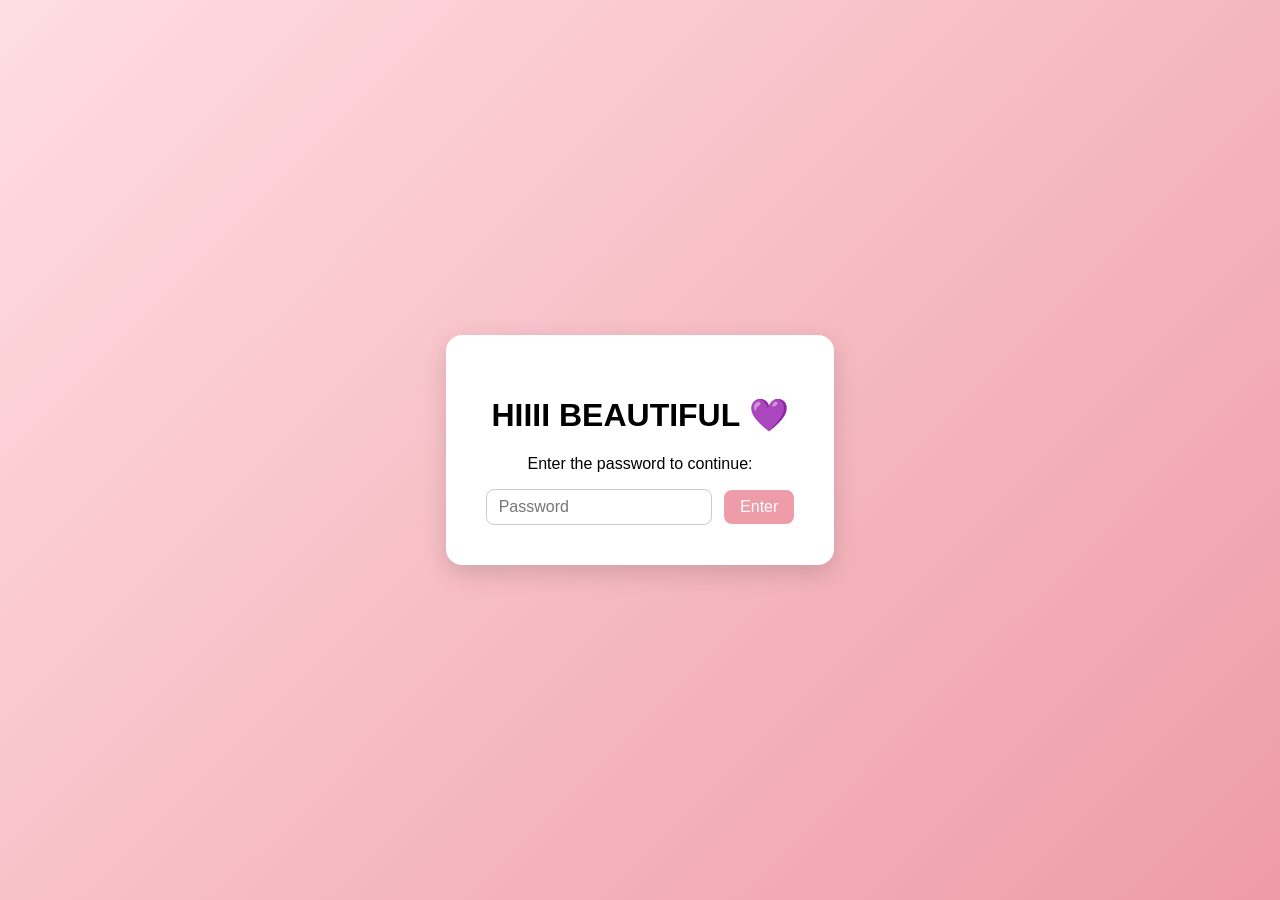
<file: index.html>
<!doctype html>
<html lang="en">
  <head>
    <meta charset="UTF-8" />
    <meta name="viewport" content="width=device-width, initial-scale=1.0" />
    <title>For You</title>
    <link rel="stylesheet" href="style.css" />
  </head>
  <body class="centered">
    <div id="hearts"></div>
    <div id="gate">
      <h1>HIIII BEAUTIFUL 💜</h1>
      <p>Enter the password to continue:</p>
      <input type="password" id="passwordInput" placeholder="Password" />
      <button onclick="checkPassword()">Enter</button>
      <p id="errorMsg" style="color: red; display: none">
        Wrong password, try again.
      </p>
    </div>
    <div id="mainContent" style="display: none">
      <h1>Welcome in Beautiful!</h1>
      <p>Pick where you want to go:</p>
      <div class="menu-grid">
        <a href="photos.html" class="menu-card">
          <div class="menu-card-image photos-thumb"></div>
          <div class="menu-card-title">📸 Our Photos</div>
        </a>

        <div class="menu-card disabled">
          <div class="menu-card-image"></div>
          <div class="menu-card-title">
            🎁 Gift Ideas<span class="soon">Coming soon</span>
          </div>
        </div>

        <a href="future-plans.html" class="menu-card">
          <div class="menu-card-image future-thumb"></div>
          <div class="menu-card-title">🌟 Future Plans</div>
        </a>

        <a href="last-seen.html" class="menu-card">
          <div class="menu-card-image last-seen-thumb"></div>
          <div class="menu-card-title">💕 Last Seen</div>
        </a>

        <a href="cycle-snacks.html" class="menu-card">
          <div class="menu-card-image cycle-thumb"></div>
          <div class="menu-card-title">🌙 Cycle Snacks</div>
        </a>

        <div class="menu-card disabled">
          <div class="menu-card-image"></div>
          <div class="menu-card-title">Coming soon</div>
        </div>
      </div>
    </div>
    <script src="script.js"></script>
  </body>
</html>
</file>
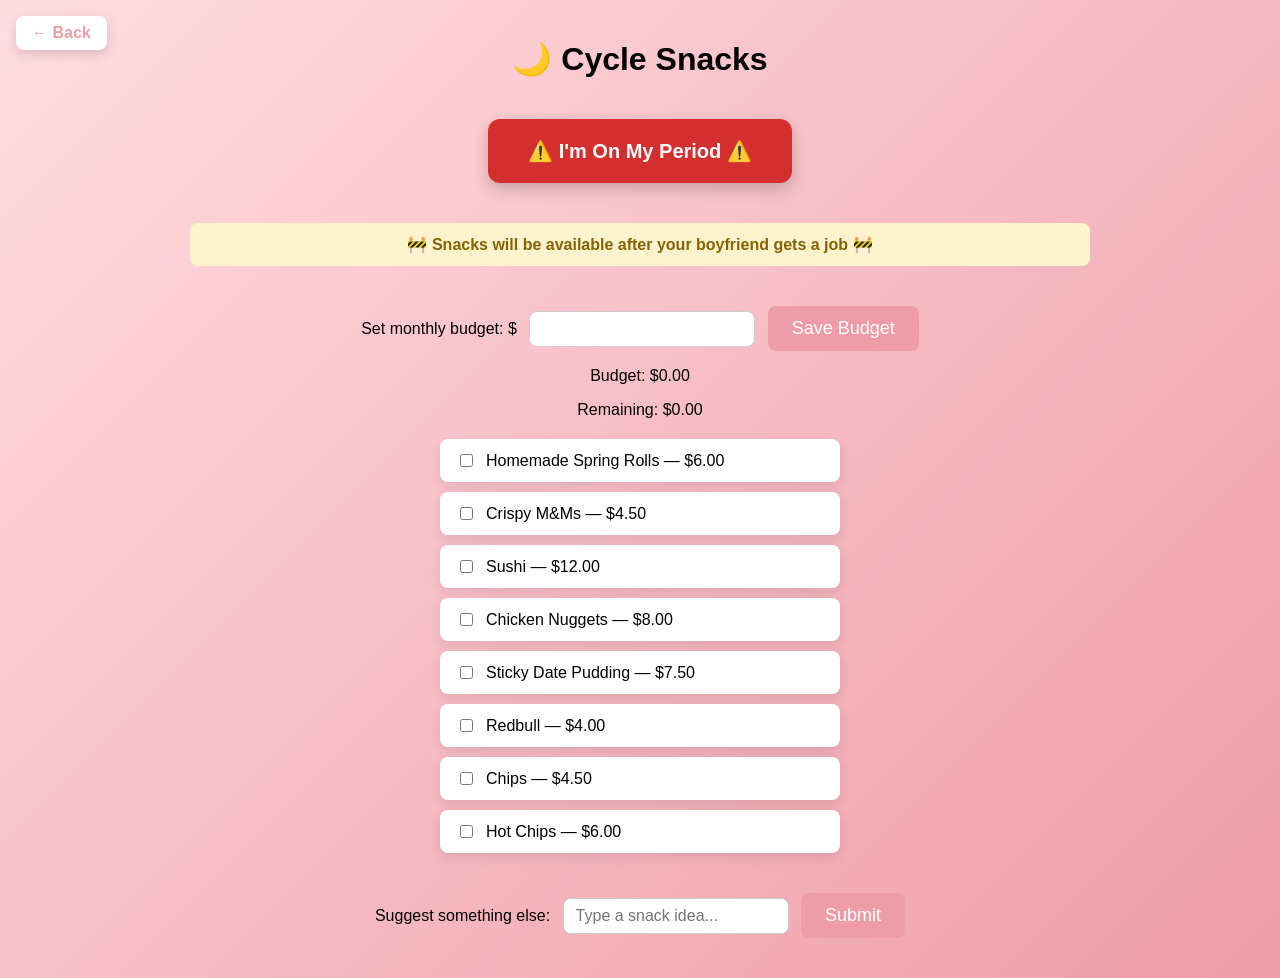
<file: cycle-snacks.html>
<!doctype html>
<html lang="en">
<head>
  <meta charset="UTF-8" />
  <meta name="viewport" content="width=device-width, initial-scale=1.0" />
  <title>Cycle Snacks</title>
  <link rel="stylesheet" href="style.css" />
</head>
<body>
  <a href="index.html" class="back-link">&larr; Back</a>
  <div class="page">
    <h1>🌙 Cycle Snacks</h1>

    <button id="periodButton" onclick="togglePeriod()" class="period-button">⚠️ I'm On My Period ⚠️</button>
    <p id="periodStatus"></p>

    <div class="snack-note">
      🚧 Snacks will be available after your boyfriend gets a job 🚧
    </div>

    <div class="budget-section">
      <label>Set monthly budget: $</label>
      <input type="number" id="budgetInput" step="0.01" />
      <button onclick="saveBudget()" class="reset-button">Save Budget</button>
      <p>Budget: $<span id="budgetTotal">0.00</span></p>
      <p>Remaining: $<span id="budgetRemaining">0.00</span></p>
    </div>

    <div class="snack-list">
      <label class="snack-item">
        <input type="checkbox" onchange="toggleSnack(this, 6.00)" />
        Homemade Spring Rolls — $6.00
      </label>
      <label class="snack-item">
        <input type="checkbox" onchange="toggleSnack(this, 4.50)" />
        Crispy M&Ms — $4.50
      </label>
      <label class="snack-item">
        <input type="checkbox" onchange="toggleSnack(this, 12.00)" />
        Sushi — $12.00
      </label>
      <label class="snack-item">
        <input type="checkbox" onchange="toggleSnack(this, 8.00)" />
        Chicken Nuggets — $8.00
      </label>
      <label class="snack-item">
        <input type="checkbox" onchange="toggleSnack(this, 7.50)" />
        Sticky Date Pudding — $7.50
      </label>
      <label class="snack-item">
        <input type="checkbox" onchange="toggleSnack(this, 4.00)" />
        Redbull — $4.00
      </label>
      <label class="snack-item">
        <input type="checkbox" onchange="toggleSnack(this, 4.50)" />
        Chips — $4.50
      </label>
      <label class="snack-item">
        <input type="checkbox" onchange="toggleSnack(this, 6.00)" />
        Hot Chips — $6.00
      </label>
    </div>

    <div class="suggestion-box">
      <label>Suggest something else:</label>
      <input type="text" id="suggestionInput" placeholder="Type a snack idea..." />
      <button onclick="saveSuggestion()" class="reset-button">Submit</button>
    </div>
  </div>

  <script src="cycle-snacks.js"></script>
</body>
</html>
</file>
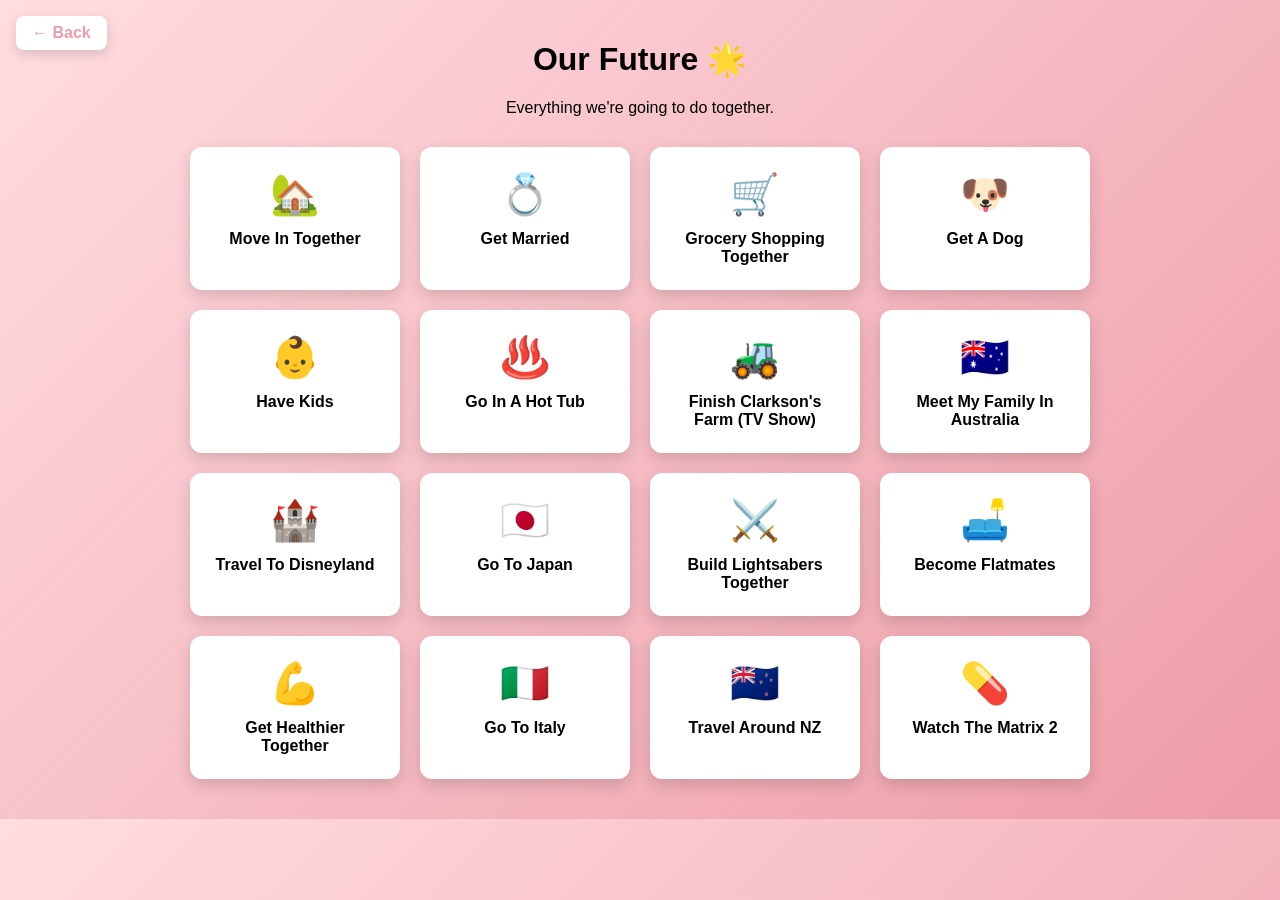
<file: future-plans.html>
<!doctype html>
<html lang="en">
  <head>
    <meta charset="UTF-8" />
    <meta name="viewport" content="width=device-width, initial-scale=1.0" />
    <title>Our Future</title>
    <link rel="stylesheet" href="style.css" />
  </head>
  <body>
    <a href="index.html" class="back-link">&larr; Back</a>
    <div class="page">
      <h1>Our Future 🌟</h1>
      <p>Everything we're going to do together.</p>
      <div class="goals-grid">
        <div class="goal-card" onclick="completeGoal(this)">
          <div class="goal-icon">🏡</div>
          <div class="goal-text">Move In Together</div>
        </div>
        <div class="goal-card" onclick="completeGoal(this)">
          <div class="goal-icon">💍</div>
          <div class="goal-text">Get Married</div>
        </div>
        <div class="goal-card" onclick="completeGoal(this)">
          <div class="goal-icon">🛒</div>
          <div class="goal-text">Grocery Shopping Together</div>
        </div>
        <div class="goal-card" onclick="completeGoal(this)">
          <div class="goal-icon">🐶</div>
          <div class="goal-text">Get A Dog</div>
        </div>
        <div class="goal-card" onclick="completeGoal(this)">
          <div class="goal-icon">👶</div>
          <div class="goal-text">Have Kids</div>
        </div>
        <div class="goal-card" onclick="completeGoal(this)">
          <div class="goal-icon">♨️</div>
          <div class="goal-text">Go In A Hot Tub</div>
        </div>
        <div class="goal-card" onclick="completeGoal(this)">
          <div class="goal-icon">🚜</div>
          <div class="goal-text">Finish Clarkson's Farm (TV Show)</div>
        </div>
        <div class="goal-card" onclick="completeGoal(this)">
          <div class="goal-icon">🇦🇺</div>
          <div class="goal-text">Meet My Family In Australia</div>
        </div>
        <div class="goal-card" onclick="completeGoal(this)">
          <div class="goal-icon">🏰</div>
          <div class="goal-text">Travel To Disneyland</div>
        </div>
        <div class="goal-card" onclick="completeGoal(this)">
          <div class="goal-icon">🇯🇵</div>
          <div class="goal-text">Go To Japan</div>
        </div>
        <div class="goal-card" onclick="completeGoal(this)">
          <div class="goal-icon">⚔️</div>
          <div class="goal-text">Build Lightsabers Together</div>
        </div>
        <div class="goal-card" onclick="completeGoal(this)">
          <div class="goal-icon">🛋️</div>
          <div class="goal-text">Become Flatmates</div>
        </div>
        <div class="goal-card" onclick="completeGoal(this)">
          <div class="goal-icon">💪</div>
          <div class="goal-text">Get Healthier Together</div>
        </div>
        <div class="goal-card" onclick="completeGoal(this)">
          <div class="goal-icon">🇮🇹</div>
          <div class="goal-text">Go To Italy</div>
        </div>
        <div class="goal-card" onclick="completeGoal(this)">
          <div class="goal-icon">🇳🇿</div>
          <div class="goal-text">Travel Around NZ</div>
        </div>
        <div class="goal-card" onclick="completeGoal(this)">
          <div class="goal-icon">💊</div>
          <div class="goal-text">Watch The Matrix 2</div>
        </div>
      </div>
    </div>
    <script src="goals.js"></script>
  </body>
</html>
</file>
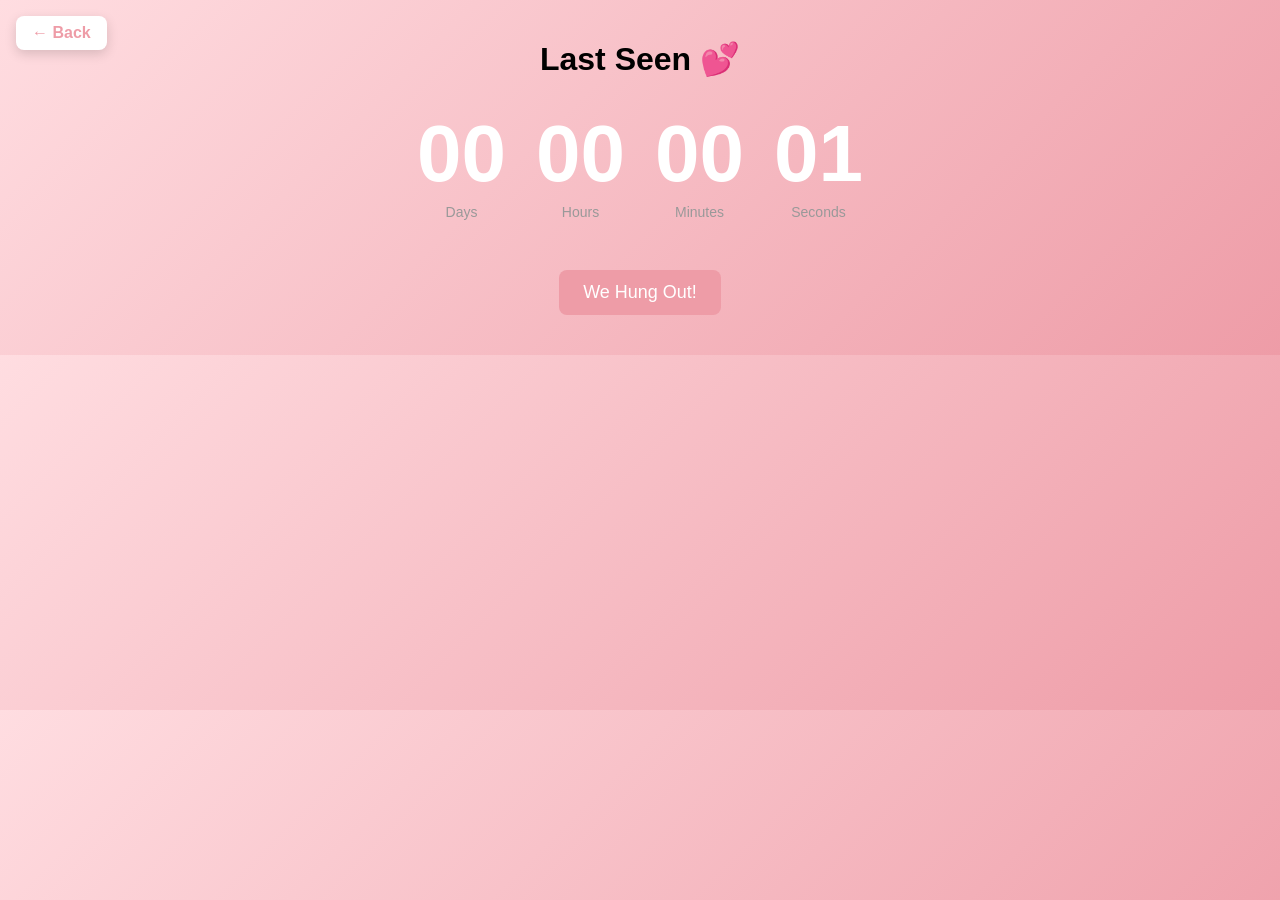
<file: last-seen.html>
<!doctype html>
<html lang="en">
  <head>
    <meta charset="UTF-8" />
    <meta name="viewport" content="width=device-width, initial-scale=1.0" />
    <title>Last Seen</title>
    <link rel="stylesheet" href="style.css" />
  </head>
  <body>
    <a href="index.html" class="back-link">&larr; Back</a>
    <div class="page">
      <h1>Last Seen 💕</h1>
      <div class="timer-grid">
        <div class="timer-unit">
          <div id="days" class="timer-number">0</div>
          <div class="timer-label">Days</div>
        </div>
        <div class="timer-unit">
          <div id="hours" class="timer-number">0</div>
          <div class="timer-label">Hours</div>
        </div>
        <div class="timer-unit">
          <div id="minutes" class="timer-number">0</div>
          <div class="timer-label">Minutes</div>
        </div>
        <div class="timer-unit">
          <div id="seconds" class="timer-number">0</div>
          <div class="timer-label">Seconds</div>
        </div>
      </div>
      <button onclick="resetLastSeen()" class="reset-button">
        We Hung Out!
      </button>
    </div>
    <script src="last-seen.js"></script>
  </body>
</html>
</file>
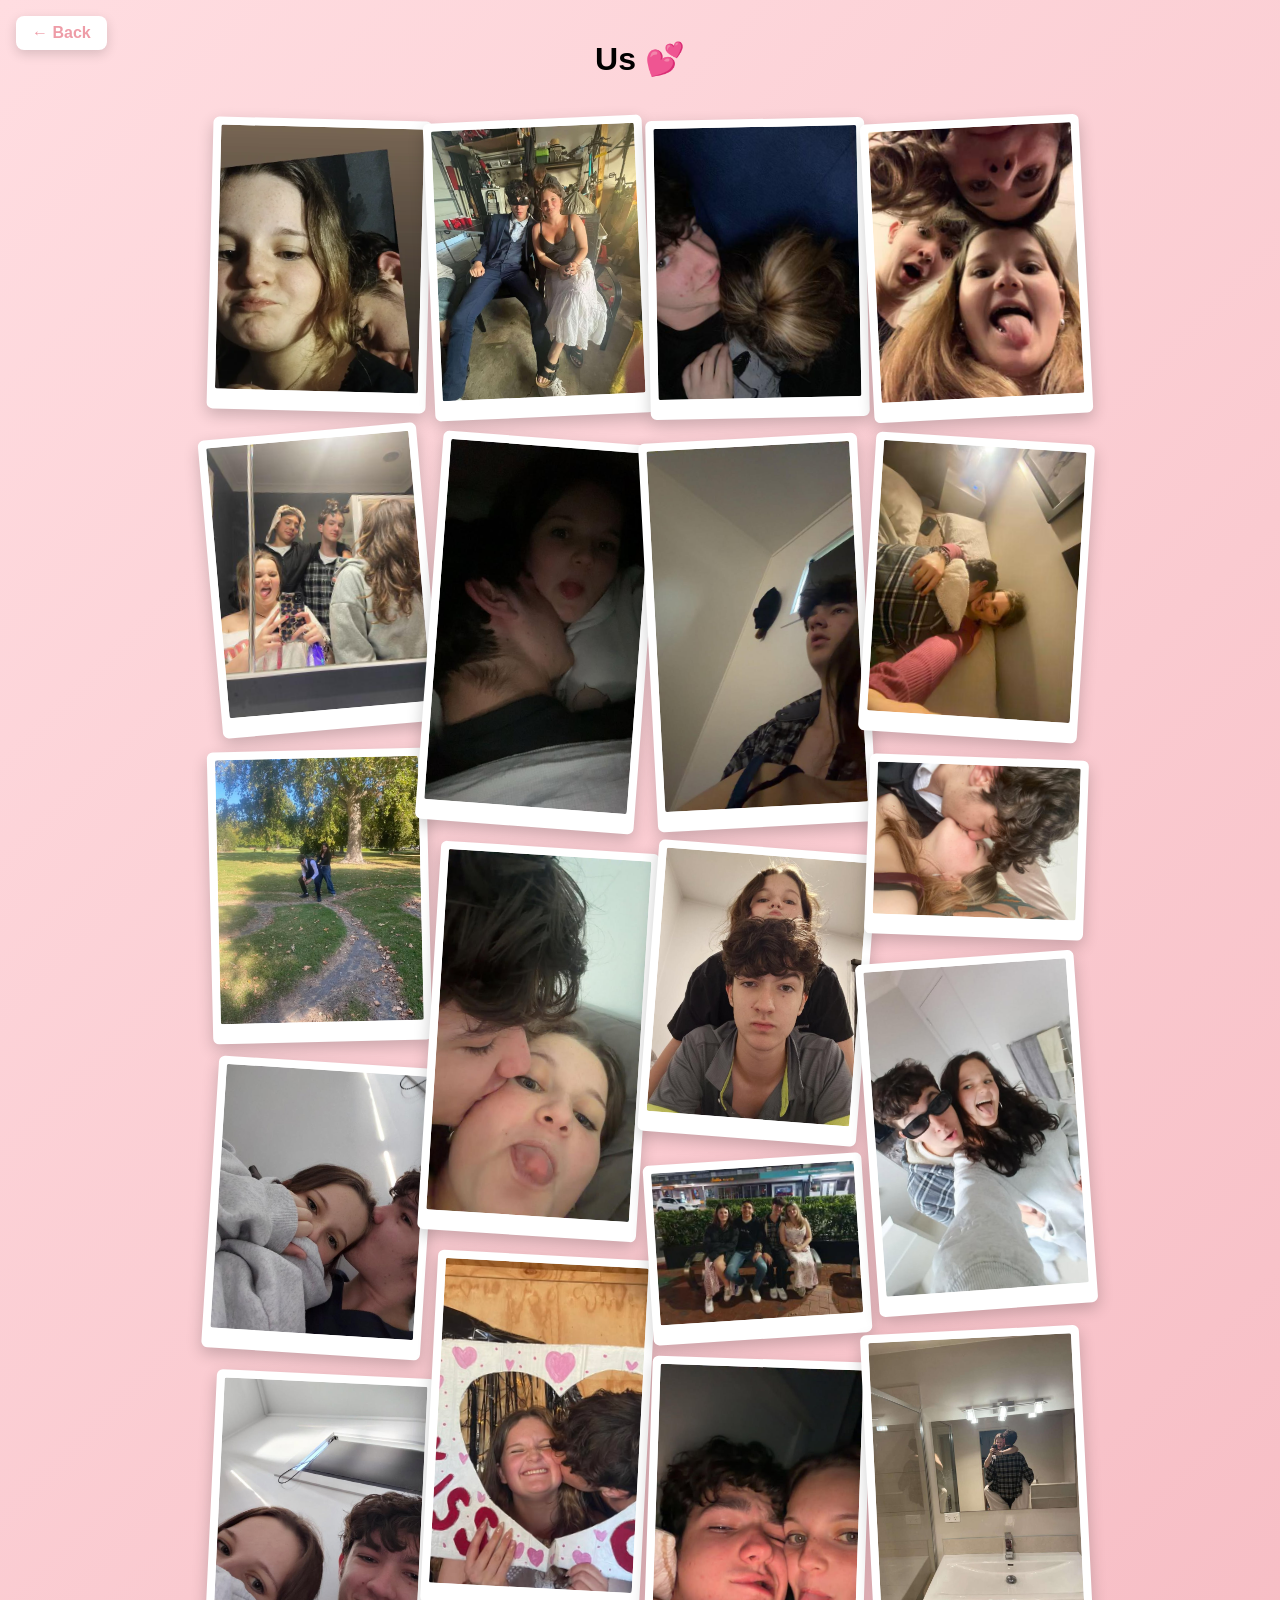
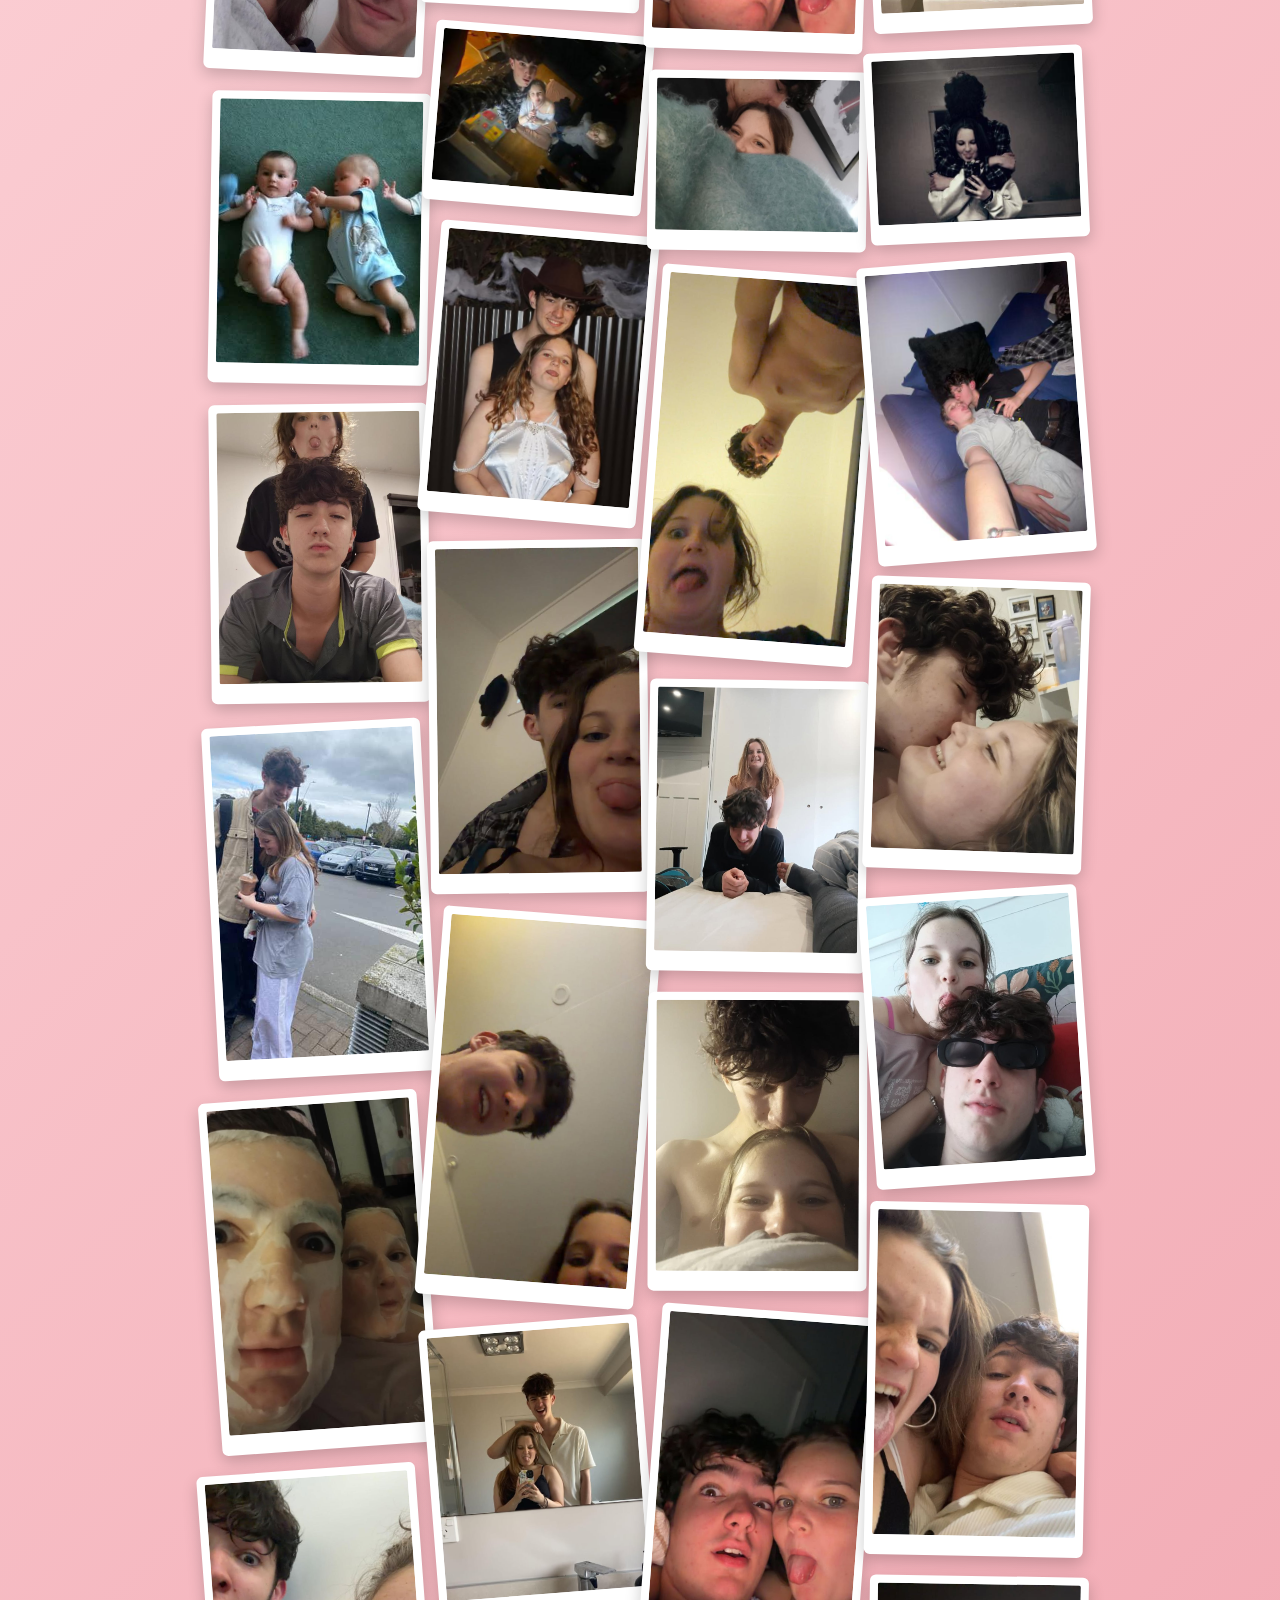
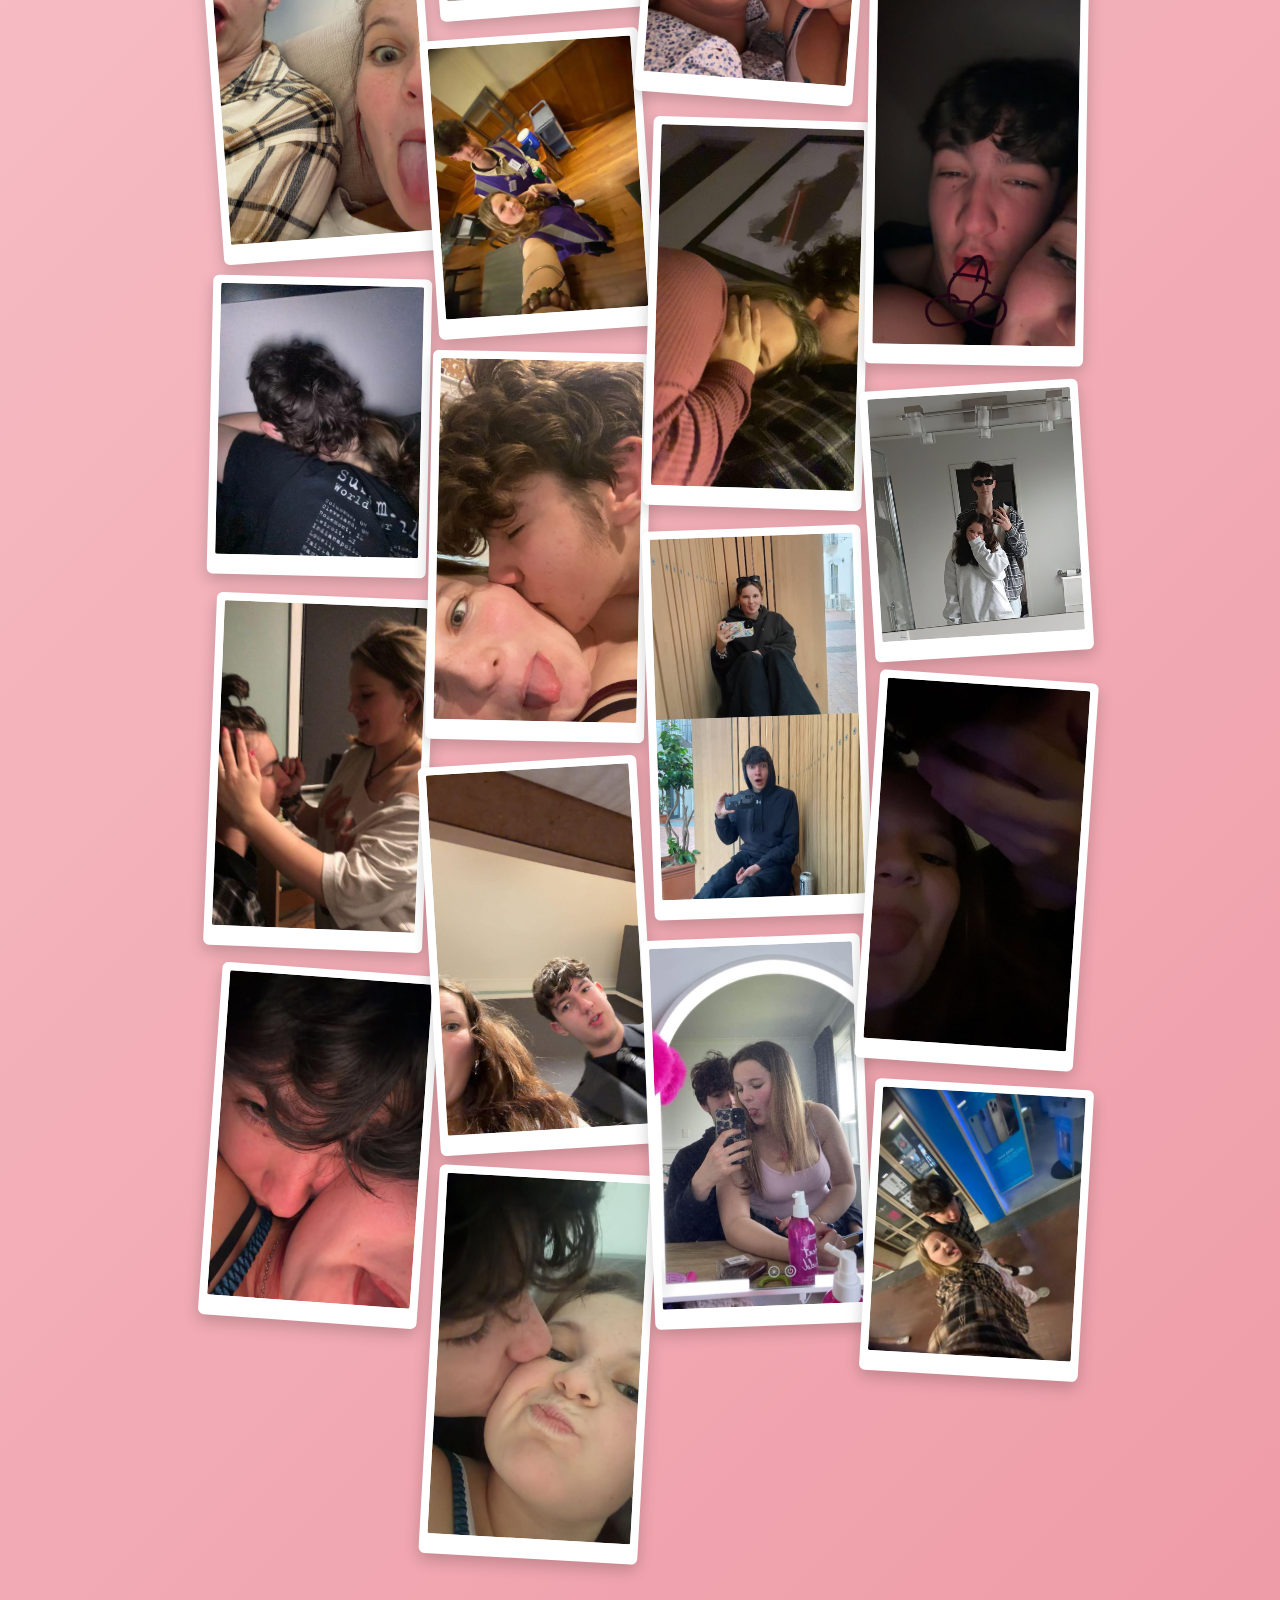
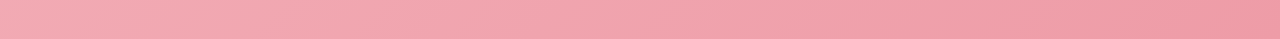
<file: photos.html>
<!doctype html>
<html lang="en">
  <head>
    <meta charset="UTF-8" />
    <meta name="viewport" content="width=device-width, initial-scale=1.0" />
    <title>Our Photos</title>
    <link rel="stylesheet" href="style.css" />
  </head>
  <body>
    <div class="page">
      <a href="index.html" class="back-link">&larr; Back</a>
      <h1>Us 💕</h1>
      <div class="gallery" id="gallery"></div>
    </div>

    <script src="photos.js"></script>
  </body>
</html>
</file>
<file: style.css>
body {
  margin: 0;
  font-family: 'Segoe UI', sans-serif;
  background: linear-gradient(135deg, #ffdde1, #ee9ca7);
}

.centered {
  height: 100vh;
  display: flex;
  align-items: center;
  justify-content: center;
  text-align: center;
}

#gate {
  background: white;
  padding: 40px;
  border-radius: 16px;
  box-shadow: 0 8px 24px rgba(0, 0, 0, 0.15);
  position: relative;
  z-index: 1;
}

#gate input {
  padding: 8px 12px;
  border-radius: 8px;
  border: 1px solid #ccc;
  margin-right: 8px;
  font-size: 16px;
}

#gate button {
  padding: 8px 16px;
  border-radius: 8px;
  border: none;
  background: #ee9ca7;
  color: white;
  font-size: 16px;
  cursor: pointer;
}

#gate button:hover {
  background: #e07a8b;
}

/* Styling for the buttons that link to each section (gifts, photos, etc.) */
.menu {
  display: flex;
  flex-direction: column;
  gap: 12px;
  margin-top: 20px;
}

.menu-button {
  display: inline-block;
  padding: 12px 24px;
  background: #ee9ca7;
  color: white;
  text-decoration: none;
  border-radius: 8px;
  font-size: 18px;
  transition: background 0.2s;
}

.menu-button:hover {
  background: #e07a8b;
}

/* Layout for individual pages (photos, gifts, etc.) */
.page {
  max-width: 900px;
  margin: 40px auto;
  padding: 0 20px;
  text-align: center;
}

.back-link {
  position: fixed;
  top: 16px;
  left: 16px;
  display: inline-block;
  padding: 8px 16px;
  background: white;
  color: #ee9ca7;
  text-decoration: none;
  font-weight: bold;
  border-radius: 8px;
  box-shadow: 0 4px 12px rgba(0, 0, 0, 0.15);
  z-index: 100;
}

.back-link:hover {
  text-decoration: underline;
}

/* Scattered collage-style photo layout */
.gallery {
  column-count: 4;
  column-gap: 16px;
  padding: 20px;
}

.photo-frame {
  break-inside: avoid;
  margin-bottom: 16px;
  display: inline-block;
  width: 100%;
  background: white;
  padding: 8px 8px 20px 8px;
  border-radius: 6px;
  box-shadow: 0 6px 16px rgba(0, 0, 0, 0.2);
  transition: transform 0.2s ease;
}

.photo-frame:hover {
  transform: scale(1.06) rotate(0deg) !important;
  z-index: 10;
}

.photo-frame img {
  width: 100%;
  height: auto;
  display: block;
  object-fit: cover;
  border-radius: 2px;
}

.photo-medium img {
  aspect-ratio: 1 / 1.3;
  object-position: top;
}

.photo-large img {
  aspect-ratio: 1 / 1.6;
  object-position: top;
}

/* Floating hearts on the password screen */
#hearts {
  position: fixed;
  top: 0;
  left: 0;
  width: 100%;
  height: 100%;
  overflow: hidden;
  pointer-events: none;
  z-index: 0;
}

.heart {
  position: absolute;
  bottom: -50px;
  animation: floatUp linear infinite;
  opacity: 0.8;
}

@keyframes floatUp {
  0% {
    transform: translateY(0) rotate(0deg);
    opacity: 0.8;
  }
  100% {
    transform: translateY(-110vh) rotate(360deg);
    opacity: 0;
  }
}

/* Grid of cards on the main menu */
.menu-grid {
  display: grid;
  grid-template-columns: repeat(3, 1fr);
  gap: 24px;
  margin: 20px auto 0;
  max-width: 1100px;
  width: 90%;
}

.menu-card {
  display: flex;
  flex-direction: column;
  background: white;
  border-radius: 12px;
  overflow: hidden;
  box-shadow: 0 6px 16px rgba(0, 0, 0, 0.15);
  text-decoration: none;
  color: #333;
  transition: transform 0.2s;
}

.menu-card:hover {
  transform: translateY(-4px);
}

.menu-card.disabled {
  opacity: 0.6;
}

.menu-card-image {
  height: 220px;
  background: #f4c6ce;
}

.menu-card-title {
  padding: 10px;
  font-weight: bold;
  text-align: center;
  font-size: 14px;
}

.soon {
  display: block;
  font-size: 11px;
  font-weight: normal;
  color: #999;
  margin-top: 2px;
}

#mainContent {
  min-height: 100vh;
  display: flex;
  flex-direction: column;
  align-items: center;
  justify-content: center;
  text-align: center;
}

.photos-thumb {
  background-image: url('images/747624978_2194361171107147_3439636135430508718_n.jpg');
  background-size: cover;
  background-position: center;
}

.goals-grid {
  display: grid;
  grid-template-columns: repeat(auto-fit, minmax(180px, 1fr));
  gap: 20px;
  margin-top: 30px;
}

.goal-card {
  background: white;
  border-radius: 12px;
  padding: 24px;
  box-shadow: 0 6px 16px rgba(0, 0, 0, 0.15);
  text-align: center;
  transition: transform 0.2s;
}

.goal-card:hover {
  transform: translateY(-4px);
}

.goal-icon {
  font-size: 40px;
  margin-bottom: 12px;
}

.goal-text {
  font-weight: bold;
  font-size: 16px;
}

.future-thumb {
  background-image: url('images/748437758_1081775017525675_7758393693449044019_n.jpg');
  background-size: cover;
  background-position: center;
}

.goal-card {
  cursor: pointer;
}

.goal-card.completed {
  background: #d4f5d4;
}

.timer-grid {
  display: flex;
  gap: 20px;
  justify-content: center;
  margin: 30px 0;
  flex-wrap: wrap;
}

.timer-grid {
  display: flex;
  gap: 30px;
  justify-content: center;
  margin: 30px 0;
  flex-wrap: wrap;
}

.timer-unit {
  text-align: center;
}

.timer-number {
  font-size: 80px;
  font-weight: bold;
  color: white;
}

.timer-label {
  font-size: 14px;
  color: #999;
  margin-top: 4px;
}

.reset-button {
  margin-top: 20px;
  padding: 12px 24px;
  background: #ee9ca7;
  color: white;
  border: none;
  border-radius: 8px;
  font-size: 18px;
  cursor: pointer;
  transition: background 0.2s;
}

.reset-button:hover {
  background: #e07a8b;
}

.last-seen-thumb {
  background-image: url('images/749022591_1548729916705176_8517396635746092670_n.jpg');
  background-size: cover;
  background-position: center;
}

.tracker-section,
.budget-section,
.suggestion-box {
  margin: 20px 0;
}

.tracker-section input,
.budget-section input,
.suggestion-box input {
  padding: 8px 12px;
  border-radius: 8px;
  border: 1px solid #ccc;
  font-size: 16px;
  margin: 0 8px;
}

.snack-note {
  background: #fff3cd;
  color: #856404;
  padding: 12px 20px;
  border-radius: 8px;
  margin: 20px 0;
  font-weight: bold;
}

.snack-list {
  display: flex;
  flex-direction: column;
  gap: 10px;
  max-width: 400px;
  margin: 20px auto;
  text-align: left;
}

.snack-item {
  background: white;
  padding: 12px 16px;
  border-radius: 8px;
  box-shadow: 0 4px 12px rgba(0, 0, 0, 0.1);
  cursor: pointer;
  display: flex;
  align-items: center;
  gap: 10px;
}

.period-button {
  background: #d32f2f;
  color: white;
  font-size: 20px;
  font-weight: bold;
  padding: 20px 40px;
  border: none;
  border-radius: 12px;
  cursor: pointer;
  box-shadow: 0 6px 16px rgba(0, 0, 0, 0.2);
  transition: background 0.2s;
  margin: 20px 0;
}

.period-button:hover {
  background: #b71c1c;
}

@keyframes fallDown {
  0% {
    transform: translateY(-50px) rotate(0deg);
    opacity: 1;
  }
  100% {
    transform: translateY(110vh) rotate(360deg);
    opacity: 0;
  }
}

.warning-emoji {
  position: fixed;
  top: 0;
  font-size: 32px;
  animation: fallDown linear forwards;
  pointer-events: none;
  z-index: 999;
}

body.period-mode {
  background: #c0392b;
}

.cycle-thumb {
  background-image: url('images/751001089_1008611448609216_2460574512340707518_n.jpg');
  background-size: cover;
  background-position: center;
}
</file>
